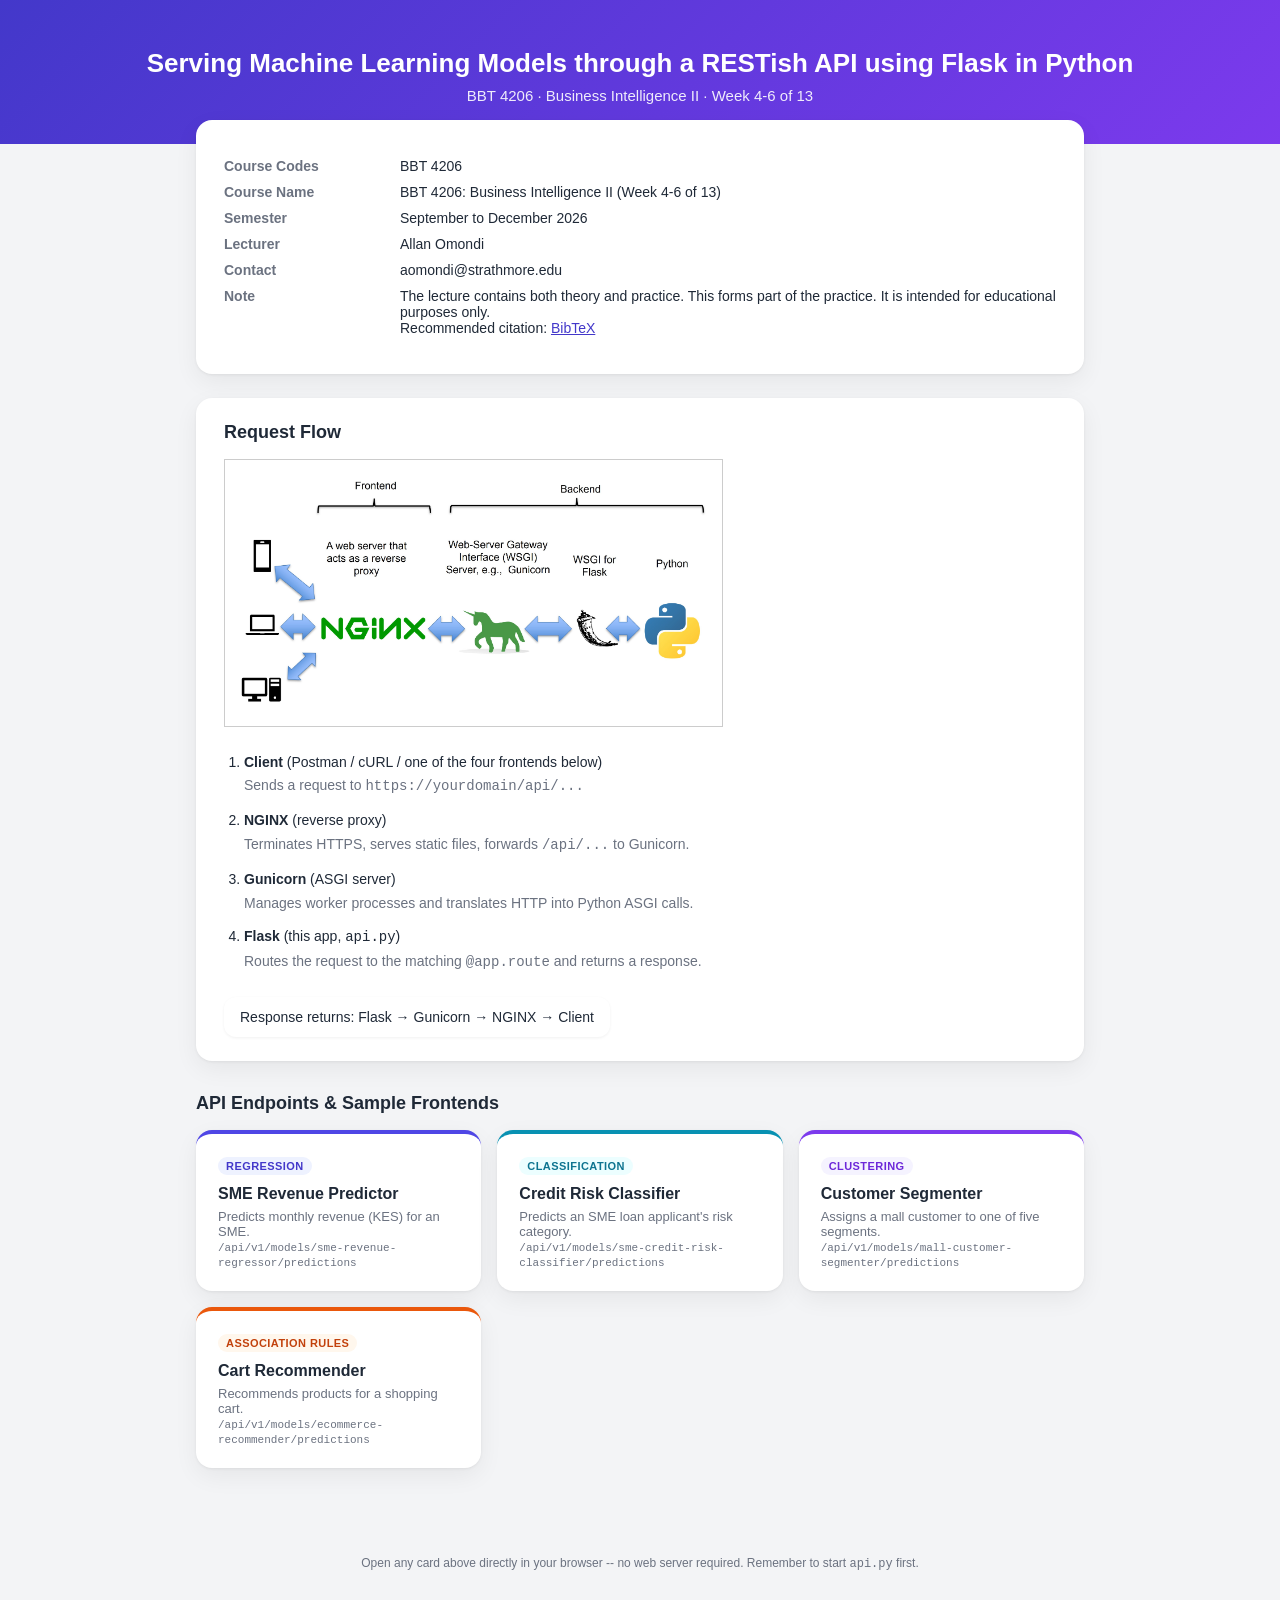
<file: classfrontend/index.html>
<!DOCTYPE html>
<html lang="en">
<head>
<meta charset="UTF-8">
<meta name="viewport" content="width=device-width, initial-scale=1.0">
<title>Serving ML Models</title>
<style>
  :root {
    --bg: #f3f4f6;
    --card: #ffffff;
    --text: #1f2937;
    --muted: #6b7280;
    --border: #e5e7eb;
    --accent: #4338ca;
  }
  * { box-sizing: border-box; }
  body {
    margin: 0;
    font-family: -apple-system, BlinkMacSystemFont, "Segoe UI", Roboto, Arial, sans-serif;
    background: var(--bg);
    color: var(--text);
  }
  header {
    background: linear-gradient(135deg, #4338ca, #7c3aed);
    color: #fff;
    padding: 48px 16px 40px;
    text-align: center;
  }
  header h1 { margin: 0 0 8px; font-size: 26px; }
  header p { margin: 0; opacity: 0.9; font-size: 15px; }
  main { max-width: 920px; margin: -24px auto 64px; padding: 0 16px; }

  .info-card {
    background: var(--card);
    border-radius: 16px;
    box-shadow: 0 1px 3px rgba(0,0,0,0.06), 0 8px 24px rgba(0,0,0,0.06);
    padding: 24px 28px;
    margin-bottom: 24px;
  }
  .info-grid {
    display: grid;
    grid-template-columns: 160px 1fr;
    row-gap: 10px;
    column-gap: 16px;
    font-size: 14px;
  }
  .info-grid dt { font-weight: 600; color: var(--muted); }
  .info-grid dd { margin: 0; }
  .info-card a { color: var(--accent); }

  h2 { font-size: 18px; margin: 32px 0 16px; }

  .flow-steps { padding-left: 20px; font-size: 14px; line-height: 1.7; }
  .flow-steps li { margin-bottom: 10px; }
  .flow-arrow {
    background: var(--card);
    border-radius: 12px;
    padding: 12px 16px;
    font-size: 14px;
    display: inline-block;
    margin-top: 8px;
    box-shadow: 0 1px 3px rgba(0,0,0,0.06);
  }

  .endpoint-grid {
    display: grid;
    grid-template-columns: repeat(auto-fit, minmax(220px, 1fr));
    gap: 16px;
  }
  .endpoint-card {
    background: var(--card);
    border-radius: 16px;
    box-shadow: 0 1px 3px rgba(0,0,0,0.06), 0 8px 24px rgba(0,0,0,0.06);
    padding: 22px;
    text-decoration: none;
    color: var(--text);
    display: block;
    transition: transform 0.15s ease, box-shadow 0.15s ease;
    border-top: 4px solid var(--dot);
  }
  .endpoint-card:hover {
    transform: translateY(-3px);
    box-shadow: 0 4px 10px rgba(0,0,0,0.08), 0 12px 28px rgba(0,0,0,0.10);
  }
  .endpoint-card .tag {
    display: inline-block;
    font-size: 11px;
    font-weight: 700;
    letter-spacing: 0.04em;
    text-transform: uppercase;
    padding: 3px 8px;
    border-radius: 999px;
    margin-bottom: 10px;
  }
  .endpoint-card h3 { margin: 0 0 6px; font-size: 16px; }
  .endpoint-card p { margin: 0; font-size: 13px; color: var(--muted); }
  .endpoint-card code { font-size: 11px; color: var(--muted); }

  .c1 { --dot: #4f46e5; } .c1 .tag { background: #eef2ff; color: #4338ca; }
  .c2 { --dot: #0891b2; } .c2 .tag { background: #ecfeff; color: #0e7490; }
  .c3 { --dot: #7c3aed; } .c3 .tag { background: #f5f3ff; color: #6d28d9; }
  .c4 { --dot: #ea580c; } .c4 .tag { background: #fff7ed; color: #c2410c; }

  footer { text-align: center; font-size: 12px; color: var(--muted); padding: 24px 16px 48px; }
</style>
</head>
<body>

<header>
  <h1>Serving Machine Learning Models through a RESTish API using Flask in Python</h1>
  <p>BBT 4206 &middot; Business Intelligence II &middot; Week 4-6 of 13</p>
</header>

<main>
  <div class="info-card">
    <dl class="info-grid">
      <dt>Course Codes</dt><dd>BBT 4206</dd>
      <dt>Course Name</dt><dd>BBT 4206: Business Intelligence II (Week 4-6 of 13)</dd>
      <dt>Semester</dt><dd>September to December 2026</dd>
      <dt>Lecturer</dt><dd>Allan Omondi</dd>
      <dt>Contact</dt><dd>aomondi@strathmore.edu</dd>
      <dt>Note</dt>
      <dd>
        The lecture contains both theory and practice. This forms part of the practice.
        It is intended for educational purposes only.<br>
        Recommended citation:
        <a href="https://raw.githubusercontent.com/course-files/ServingMLModels/refs/heads/main/RecommendedCitation.bib" target="_blank">BibTeX</a>
      </dd>
    </dl>
  </div>

  <div class="info-card">
    <h2 style="margin-top:0;">Request Flow</h2>
    <img src="RequestFlow.jpg" alt="Request Flow Diagram" style="display:block; background:#fff; padding:16px; border:1px solid #ccc; max-width:60%; margin-bottom:24px;">
    <ol class="flow-steps">
      <li><strong>Client</strong> (Postman / cURL / one of the four frontends below)
        <div style="color:var(--muted);">Sends a request to <code>https://yourdomain/api/...</code></div>
      </li>
      <li><strong>NGINX</strong> (reverse proxy)
        <div style="color:var(--muted);">Terminates HTTPS, serves static files, forwards <code>/api/...</code> to Gunicorn.</div>
      </li>
      <li><strong>Gunicorn</strong> (ASGI server)
        <div style="color:var(--muted);">Manages worker processes and translates HTTP into Python ASGI calls.</div>
      </li>
      <li><strong>Flask</strong> (this app, <code>api.py</code>)
        <div style="color:var(--muted);">Routes the request to the matching <code>@app.route</code> and returns a response.</div>
      </li>
    </ol>
    <span class="flow-arrow">Response returns: Flask &rarr; Gunicorn &rarr; NGINX &rarr; Client</span>
  </div>

  <h2>API Endpoints &amp; Sample Frontends</h2>
  <div class="endpoint-grid">
    <a class="endpoint-card c1" href="sme_revenue_regressor.html">
      <span class="tag">Regression</span>
      <h3>SME Revenue Predictor</h3>
      <p>Predicts monthly revenue (KES) for an SME.</p>
      <p><code>/api/v1/models/sme-revenue-regressor/predictions</code></p>
    </a>
    <a class="endpoint-card c2" href="sme_credit_risk_classifier.html">
      <span class="tag">Classification</span>
      <h3>Credit Risk Classifier</h3>
      <p>Predicts an SME loan applicant's risk category.</p>
      <p><code>/api/v1/models/sme-credit-risk-classifier/predictions</code></p>
    </a>
    <a class="endpoint-card c3" href="mall_customer_segmenter.html">
      <span class="tag">Clustering</span>
      <h3>Customer Segmenter</h3>
      <p>Assigns a mall customer to one of five segments.</p>
      <p><code>/api/v1/models/mall-customer-segmenter/predictions</code></p>
    </a>
    <a class="endpoint-card c4" href="ecommerce_recommender.html">
      <span class="tag">Association Rules</span>
      <h3>Cart Recommender</h3>
      <p>Recommends products for a shopping cart.</p>
      <p><code>/api/v1/models/ecommerce-recommender/predictions</code></p>
    </a>
  </div>
</main>

<footer>Open any card above directly in your browser -- no web server required. Remember to start <code>api.py</code> first.</footer>

</body>
</html>
</file>
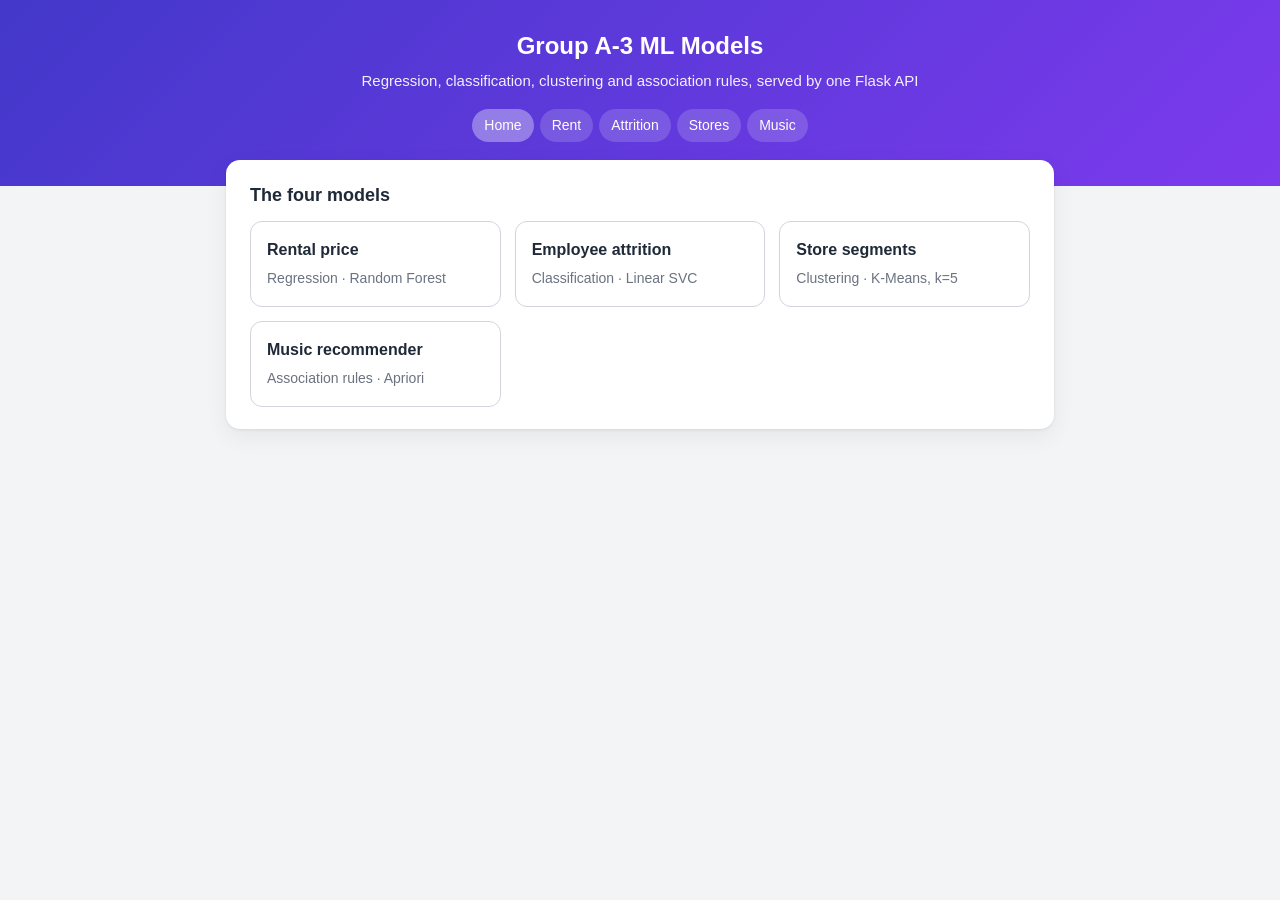
<file: frontend/index.html>
<!DOCTYPE html>

<html lang="en">
<head>
<meta charset="UTF-8">
<meta name="viewport" content="width=device-width, initial-scale=1.0">
<title>Group A-3 ML Models | Group A-3 ML</title>
<link rel="stylesheet" href="style.css">
</head>
<body>
<header>
<h1>Group A-3 ML Models</h1>
<p>Regression, classification, clustering and association rules, served by one Flask API</p>
<nav><a href="index.html" class="active">Home</a><a href="rental.html">Rent</a><a href="attrition.html">Attrition</a><a href="stores.html">Stores</a><a href="music.html">Music</a></nav>
</header>
<main>
<div class="card">
<h2>The four models</h2>
<div class="grid" style="margin-top:12px">
<a class="tile" href="rental.html"><b>Rental price</b><span class="muted">Regression &middot; Random Forest</span></a>
<a class="tile" href="attrition.html"><b>Employee attrition</b><span class="muted">Classification &middot; Linear SVC</span></a>
<a class="tile" href="stores.html"><b>Store segments</b><span class="muted">Clustering &middot; K-Means, k=5</span></a>
<a class="tile" href="music.html"><b>Music recommender</b><span class="muted">Association rules &middot; Apriori</span></a>
</div>
</div>
</main>
<script src="app.js"></script>
</body>
</html>
</file>
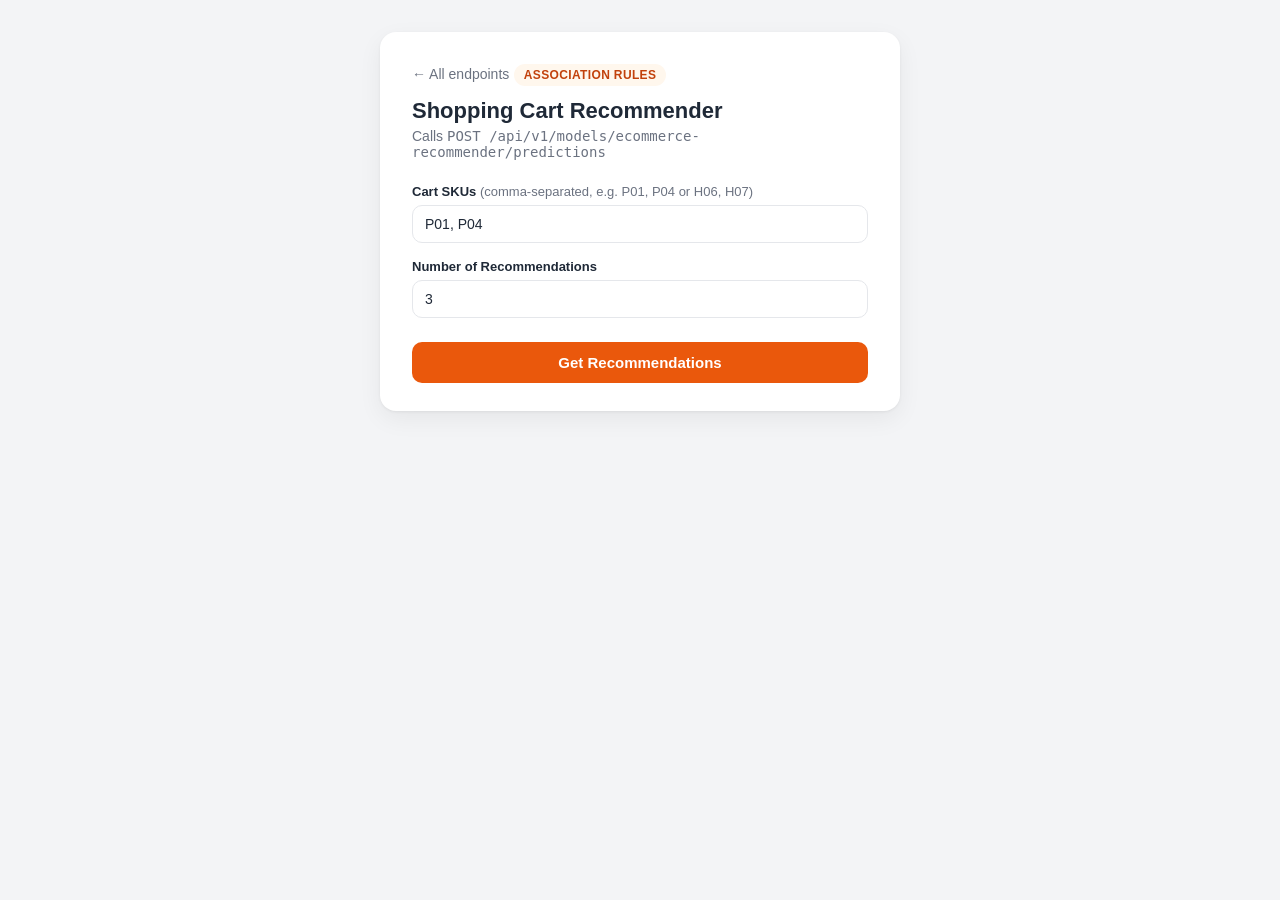
<file: classfrontend/ecommerce_recommender.html>
<!DOCTYPE html>
<html lang="en">
<head>
<meta charset="UTF-8">
<meta name="viewport" content="width=device-width, initial-scale=1.0">
<title>E-Commerce Recommender</title>
<style>
  :root {
    --accent: #ea580c;
    --accent-dark: #c2410c;
    --bg: #f3f4f6;
    --card: #ffffff;
    --text: #1f2937;
    --muted: #6b7280;
    --border: #e5e7eb;
    --ok-bg: #fff7ed;
    --err-bg: #fef2f2;
    --err-text: #b91c1c;
  }
  * { box-sizing: border-box; }
  body {
    margin: 0;
    font-family: -apple-system, BlinkMacSystemFont, "Segoe UI", Roboto, Arial, sans-serif;
    background: var(--bg);
    color: var(--text);
    display: flex;
    justify-content: center;
    padding: 32px 16px 64px;
  }
  .card {
    background: var(--card);
    border-radius: 16px;
    box-shadow: 0 1px 3px rgba(0,0,0,0.06), 0 8px 24px rgba(0,0,0,0.06);
    max-width: 520px;
    width: 100%;
    padding: 32px 32px 28px;
  }
  .back-link { display: inline-block; margin-bottom: 16px; color: var(--muted); text-decoration: none; font-size: 14px; }
  .back-link:hover { color: var(--accent); }
  .badge {
    display: inline-block; background: var(--ok-bg); color: var(--accent-dark);
    font-size: 12px; font-weight: 600; letter-spacing: 0.03em; text-transform: uppercase;
    padding: 4px 10px; border-radius: 999px; margin-bottom: 10px;
  }
  h1 { font-size: 22px; margin: 0 0 4px; }
  p.lead { color: var(--muted); font-size: 14px; margin: 0 0 24px; }
  label { display: block; font-size: 13px; font-weight: 600; margin: 16px 0 6px; }
  label .hint { font-weight: 400; color: var(--muted); }
  input {
    width: 100%; padding: 10px 12px; border: 1px solid var(--border);
    border-radius: 10px; font-size: 14px; background: #fff; color: var(--text);
  }
  input:focus {
    outline: none; border-color: var(--accent); box-shadow: 0 0 0 3px rgba(234,88,12,0.15);
  }
  button {
    width: 100%; margin-top: 24px; padding: 12px 16px; background: var(--accent);
    color: #fff; border: none; border-radius: 10px; font-size: 15px; font-weight: 600;
    cursor: pointer; transition: background 0.15s ease;
  }
  button:hover { background: var(--accent-dark); }
  button:disabled { background: #fdba74; cursor: default; }
  #result { margin-top: 20px; padding: 16px; border-radius: 10px; font-size: 14px; display: none; }
  #result.show { display: block; }
  #result.ok { background: var(--ok-bg); color: var(--accent-dark); }
  #result.err { background: var(--err-bg); color: var(--err-text); }
  ul.recs { list-style: none; margin: 10px 0 0; padding: 0; }
  ul.recs li {
    padding: 8px 0; border-bottom: 1px solid var(--border);
    display: flex; justify-content: space-between; font-size: 14px;
  }
  ul.recs li:last-child { border-bottom: none; }
  ul.recs .meta { color: var(--muted); font-size: 12px; }
</style>
</head>
<body>
  <div class="card">
    <a class="back-link" href="index.html">&larr; All endpoints</a>
    <span class="badge">Association Rules</span>
    <h1>Shopping Cart Recommender</h1>
    <p class="lead">Calls <code>POST /api/v1/models/ecommerce-recommender/predictions</code></p>

    <form id="predictForm">
      <label for="cart">Cart SKUs <span class="hint">(comma-separated, e.g. P01, P04 or H06, H07)</span></label>
      <input type="text" id="cart" value="P01, P04" required>

      <label for="top_n">Number of Recommendations</label>
      <input type="number" id="top_n" value="3" min="1" max="10" required>

      <button type="submit" id="submitBtn">Get Recommendations</button>
    </form>

    <div id="result"></div>
  </div>

<script>
  const protocol = window.location.protocol;                 // "http:", "https:", or "file:"
  const hostname = window.location.hostname || "127.0.0.1";  // hostname is "" for a file:// page
  const isSecure = protocol === "https:";

  const API_ORIGIN = `${isSecure ? "https" : "http"}://${hostname}:${isSecure ? "443" : "5000"}`;
  const API_URL = `${API_ORIGIN}/api/v1/models/ecommerce-recommender/predictions`;

  // const API_URL = "http://127.0.0.1:5000/api/v1/models/ecommerce-recommender/predictions";

  document.getElementById("predictForm").addEventListener("submit", async function (e) {
    e.preventDefault();
    const submitBtn = document.getElementById("submitBtn");
    const result = document.getElementById("result");

    const cartSkus = document.getElementById("cart").value
      .split(",")
      .map(s => s.trim())
      .filter(s => s.length > 0);

    const payload = {
      cart: cartSkus,
      top_n: parseInt(document.getElementById("top_n").value),
    };

    submitBtn.disabled = true;
    submitBtn.textContent = "Fetching...";
    result.className = "";

    try {
      const response = await fetch(API_URL, {
        method: "POST",
        headers: { "Content-Type": "application/json" },
        body: JSON.stringify(payload),
      });
      if (!response.ok) {
        const text = await response.text();
        throw new Error(`Server responded ${response.status}: ${text.slice(0, 200)}`);
      }
      const data = await response.json();

      if (data.recommendations.length === 0) {
        result.className = "show ok";
        result.innerHTML = `Model: ${data.model}<br><br>No rules matched this cart -- try a different SKU combination.`;
      } else {
        const items = data.recommendations.map(r => `
          <li>
            <span>${r.product_name} <span class="meta">(${r.sku})</span></span>
            <span class="meta">conf ${r.confidence} &middot; lift ${r.lift}</span>
          </li>`).join("");
        result.className = "show ok";
        result.innerHTML = `Model: ${data.model}<ul class="recs">${items}</ul>`;
      }
    } catch (err) {
      result.className = "show err";
      result.textContent = "Request failed: " + err.message +
        " (is api.py running on http://127.0.0.1:5000 ?)";
    } finally {
      submitBtn.disabled = false;
      submitBtn.textContent = "Get Recommendations";
    }
  });
</script>
</body>
</html>
</file>
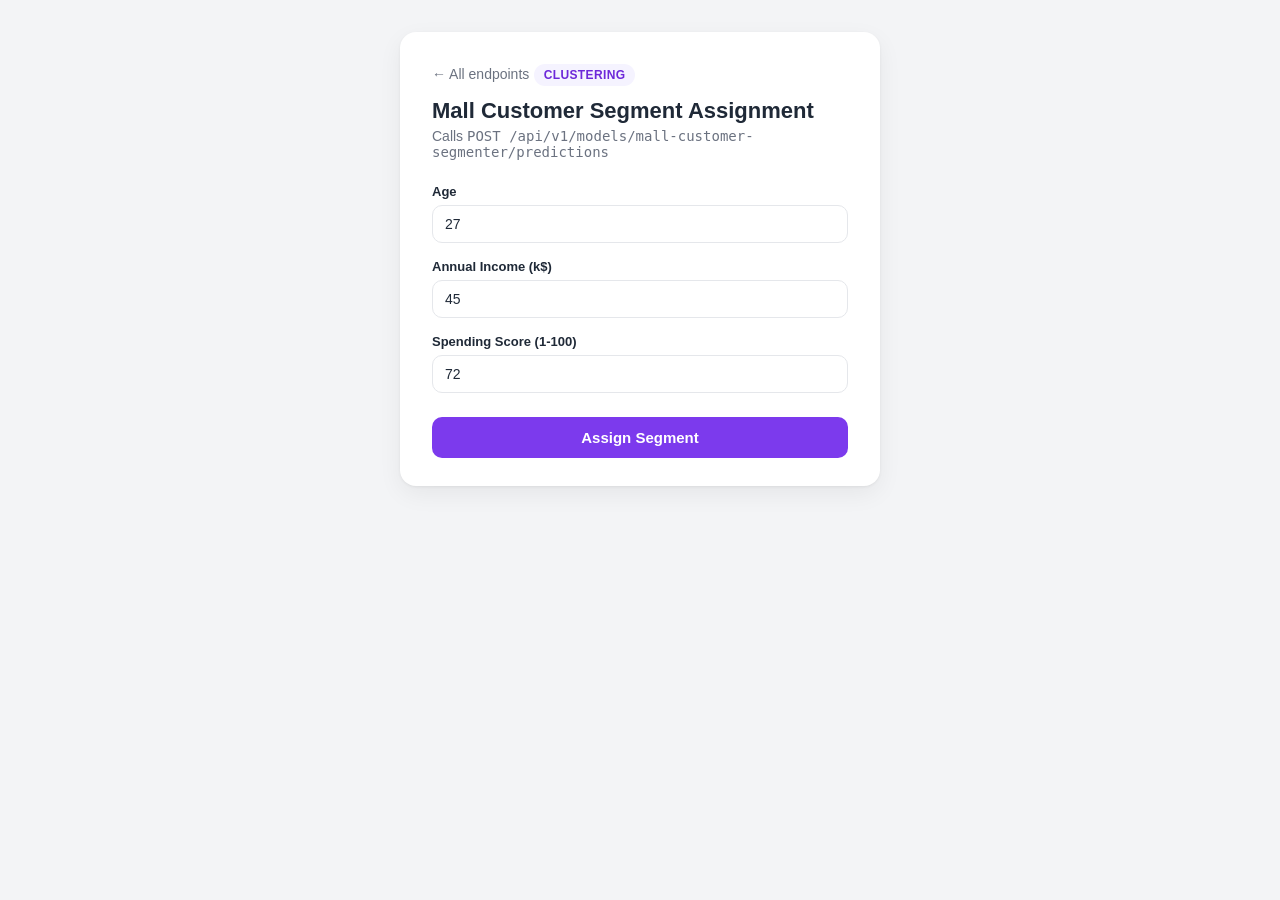
<file: classfrontend/mall_customer_segmenter.html>
<!DOCTYPE html>
<html lang="en">
<head>
<meta charset="UTF-8">
<meta name="viewport" content="width=device-width, initial-scale=1.0">
<title>Mall Customer Segmenter</title>
<style>
  :root {
    --accent: #7c3aed;
    --accent-dark: #6d28d9;
    --bg: #f3f4f6;
    --card: #ffffff;
    --text: #1f2937;
    --muted: #6b7280;
    --border: #e5e7eb;
    --ok-bg: #f5f3ff;
    --err-bg: #fef2f2;
    --err-text: #b91c1c;
  }
  * { box-sizing: border-box; }
  body {
    margin: 0;
    font-family: -apple-system, BlinkMacSystemFont, "Segoe UI", Roboto, Arial, sans-serif;
    background: var(--bg);
    color: var(--text);
    display: flex;
    justify-content: center;
    padding: 32px 16px 64px;
  }
  .card {
    background: var(--card);
    border-radius: 16px;
    box-shadow: 0 1px 3px rgba(0,0,0,0.06), 0 8px 24px rgba(0,0,0,0.06);
    max-width: 480px;
    width: 100%;
    padding: 32px 32px 28px;
  }
  .back-link { display: inline-block; margin-bottom: 16px; color: var(--muted); text-decoration: none; font-size: 14px; }
  .back-link:hover { color: var(--accent); }
  .badge {
    display: inline-block; background: var(--ok-bg); color: var(--accent-dark);
    font-size: 12px; font-weight: 600; letter-spacing: 0.03em; text-transform: uppercase;
    padding: 4px 10px; border-radius: 999px; margin-bottom: 10px;
  }
  h1 { font-size: 22px; margin: 0 0 4px; }
  p.lead { color: var(--muted); font-size: 14px; margin: 0 0 24px; }
  label { display: block; font-size: 13px; font-weight: 600; margin: 16px 0 6px; }
  input {
    width: 100%; padding: 10px 12px; border: 1px solid var(--border);
    border-radius: 10px; font-size: 14px; background: #fff; color: var(--text);
  }
  input:focus {
    outline: none; border-color: var(--accent); box-shadow: 0 0 0 3px rgba(124,58,237,0.15);
  }
  button {
    width: 100%; margin-top: 24px; padding: 12px 16px; background: var(--accent);
    color: #fff; border: none; border-radius: 10px; font-size: 15px; font-weight: 600;
    cursor: pointer; transition: background 0.15s ease;
  }
  button:hover { background: var(--accent-dark); }
  button:disabled { background: #c4b5fd; cursor: default; }

  /* ---- Result panel ---- */
  #result { margin-top: 20px; padding: 16px; border-radius: 10px; font-size: 14px; display: none; }
  #result.show { display: block; }
  #result.ok { background: var(--ok-bg); color: var(--accent-dark); }
  #result.err { background: var(--err-bg); color: var(--err-text); }
  #result .figure { font-size: 22px; font-weight: 700; margin-top: 4px; margin-bottom: 4px; }
  #result .model-line { font-size: 12px; color: var(--muted); }

  /* ---- Segment profile cards (revealed only after a prediction) ---- */
  .segment-profiles {
    display: flex;
    flex-direction: column;
    gap: 8px;
    margin-top: 16px;
  }
  .segment-row {
    position: relative;
    display: grid;
    grid-template-columns: 28px 1fr;
    gap: 10px;
    align-items: start;
    padding: 10px 40px 10px 12px;
    border: 1px solid var(--border);
    border-radius: 10px;
    background: #fff;
    opacity: 0.55;
    transition: opacity 0.15s ease, border-color 0.15s ease, box-shadow 0.15s ease;
  }
  .segment-row .cluster-id {
    width: 28px;
    height: 28px;
    border-radius: 50%;
    background: #ede9fe;
    color: var(--accent-dark);
    font-weight: 700;
    font-size: 13px;
    display: flex;
    align-items: center;
    justify-content: center;
  }
  .segment-row .name { font-weight: 600; font-size: 13.5px; }
  .segment-row .stats {
    font-size: 12px;
    color: var(--muted);
    margin-top: 2px;
  }
  .segment-row.matched {
    opacity: 1;
    border-color: var(--accent);
    box-shadow: 0 0 0 3px rgba(124,58,237,0.15);
    background: #faf9ff;
  }
  .segment-row.matched .cluster-id {
    background: var(--accent);
    color: #fff;
  }
  .segment-row.matched::after {
    content: "Assigned";
    position: absolute;
    top: 10px;
    right: 10px;
    font-size: 10px;
    font-weight: 700;
    letter-spacing: 0.03em;
    text-transform: uppercase;
    color: #fff;
    background: var(--accent);
    padding: 3px 8px;
    border-radius: 999px;
    line-height: 1;
  }
</style>
</head>
<body>
  <div class="card">
    <a class="back-link" href="index.html">&larr; All endpoints</a>
    <span class="badge">Clustering</span>
    <h1>Mall Customer Segment Assignment</h1>
    <p class="lead">Calls <code>POST /api/v1/models/mall-customer-segmenter/predictions</code></p>

    <form id="predictForm">
      <label for="age">Age</label>
      <input type="number" id="age" value="27" required>

      <label for="income">Annual Income (k$)</label>
      <input type="number" id="income" value="45" required>

      <label for="spending">Spending Score (1-100)</label>
      <input type="number" id="spending" min="1" max="100" value="72" required>

      <button type="submit" id="submitBtn">Assign Segment</button>
    </form>

    <div id="result"></div>
  </div>

<script>
  const protocol = window.location.protocol;                 // "http:", "https:", or "file:"
  const hostname = window.location.hostname || "127.0.0.1";  // hostname is "" for a file:// page
  const isSecure = protocol === "https:";

  const API_ORIGIN = `${isSecure ? "https" : "http"}://${hostname}:${isSecure ? "443" : "5000"}`;
  const API_URL = `${API_ORIGIN}/api/v1/models/mall-customer-segmenter/predictions`;

  // const API_URL = "http://127.0.0.1:5000/api/v1/models/mall-customer-segmenter/predictions";

  // Business-facing profile for each cluster id the K-Means model can
  // return. This is reference material for a decision maker, so it only
  // appears once a prediction has actually run -- shown here, not buried
  // in the form, and with the matching cluster visually picked out.
  const SEGMENT_PROFILES = {
    0: { name: "Premium targets", stats: "Young (~33) &middot; High income &middot; High spending",
         note: "Young, affluent, high spenders" },
    1: { name: "Average, mature customers", stats: "Older (~56) &middot; Mid income &middot; Mid spending",
         note: "Steady, middle-of-the-road behavior" },
    2: { name: "High income, low engagement", stats: "Middle-aged (~40) &middot; High income &middot; Low spending",
         note: "Affluent but currently untapped" },
    3: { name: "Frugal / budget-conscious", stats: "Older (~46) &middot; Low income &middot; Low spending",
         note: "Price-sensitive, low discretionary spend" },
    4: { name: "Young enthusiastic spenders", stats: "Young (~25) &middot; Low-mid income &middot; High spending",
         note: "High spending relative to income" },
  };

  function renderSegmentProfiles(assignedCluster) {
    const rows = Object.entries(SEGMENT_PROFILES).map(([clusterId, profile]) => {
      const isMatch = Number(clusterId) === assignedCluster;
      return `
        <div class="segment-row${isMatch ? " matched" : ""}">
          <div class="cluster-id">${clusterId}</div>
          <div>
            <div class="name">${profile.name}</div>
            <div class="stats">${profile.stats}</div>
          </div>
        </div>`;
    }).join("");
    return `<div class="segment-profiles">${rows}</div>`;
  }

  document.getElementById("predictForm").addEventListener("submit", async function (e) {
    e.preventDefault();
    const submitBtn = document.getElementById("submitBtn");
    const result = document.getElementById("result");

    // Field names deliberately match the training data's own column names
    // (including the units in the labels) -- the K-Means artifact's scaler
    // was fit on columns named exactly this way.
    const payload = {
      "Age": parseInt(document.getElementById("age").value),
      "Annual Income (k$)": parseFloat(document.getElementById("income").value),
      "Spending Score (1-100)": parseFloat(document.getElementById("spending").value),
    };

    submitBtn.disabled = true;
    submitBtn.textContent = "Assigning...";
    result.className = "";

    try {
      const response = await fetch(API_URL, {
        method: "POST",
        headers: { "Content-Type": "application/json" },
        body: JSON.stringify(payload),
      });
      if (!response.ok) {
        const text = await response.text();
        throw new Error(`Server responded ${response.status}: ${text.slice(0, 200)}`);
      }
      const data = await response.json();
      const profile = SEGMENT_PROFILES[data.assigned_cluster];

      result.className = "show ok";
      result.innerHTML =
        `<div class="model-line">Model: ${data.model}</div>` +
        `<div class="figure">Cluster ${data.assigned_cluster}${profile ? " -- " + profile.name : ""}</div>` +
        (profile ? `<div style="font-size:13px;color:var(--muted);margin-bottom:4px;">${profile.note}</div>` : "") +
        renderSegmentProfiles(data.assigned_cluster);
    } catch (err) {
      result.className = "show err";
      result.textContent = "Request failed: " + err.message +
        ` (is api.py running and reachable at ${API_ORIGIN} ?)`;
    } finally {
      submitBtn.disabled = false;
      submitBtn.textContent = "Assign Segment";
    }
  });
</script>
</body>
</html>
</file>
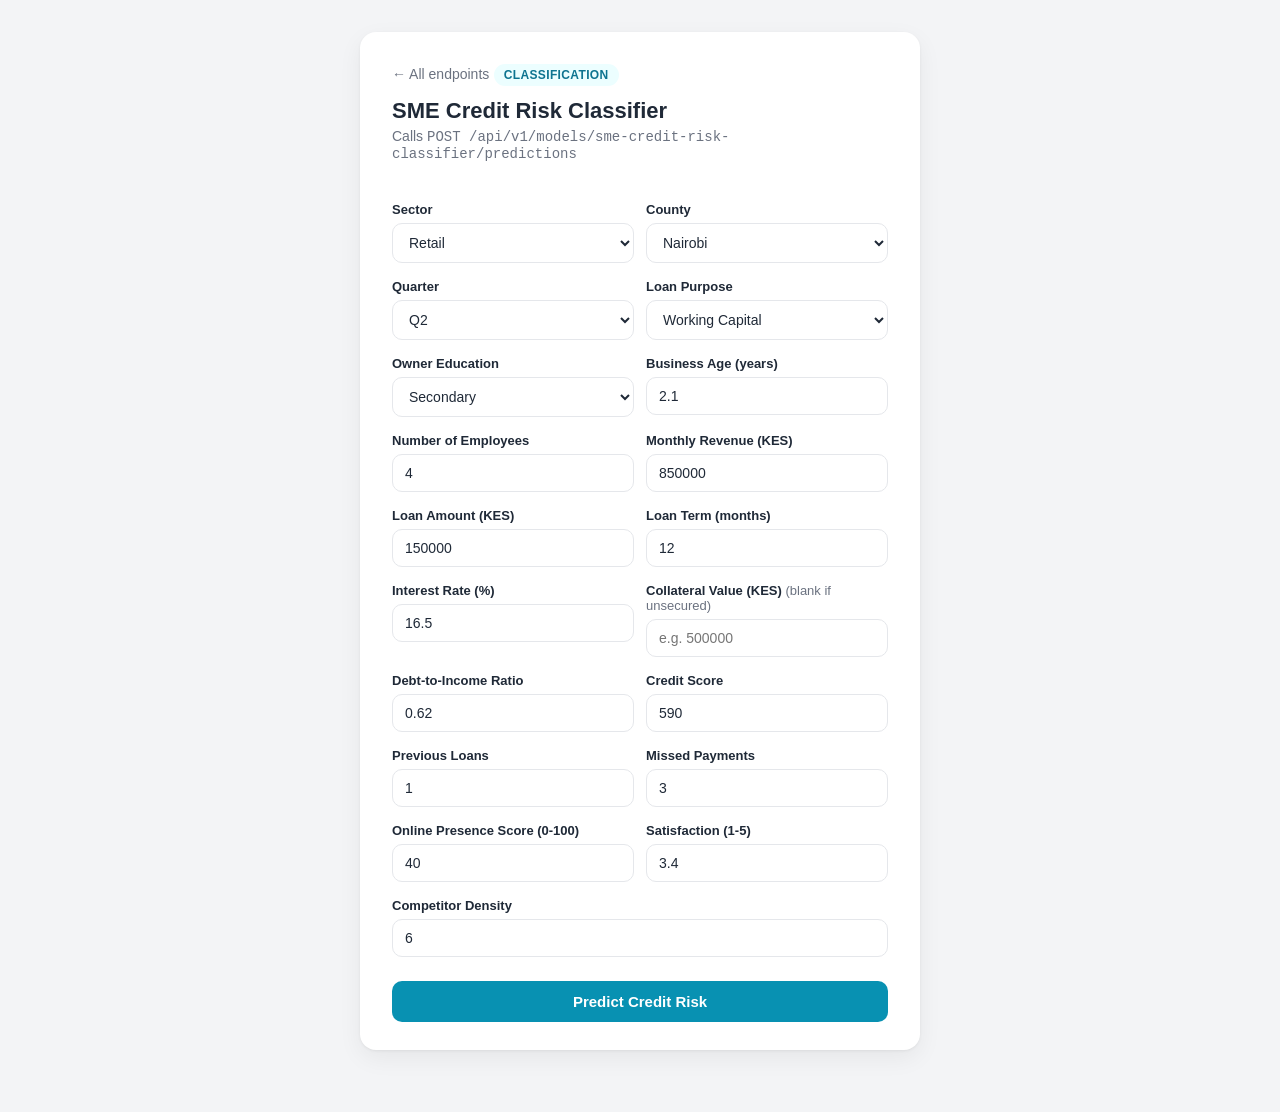
<file: classfrontend/sme_credit_risk_classifier.html>
<!DOCTYPE html>
<html lang="en">
<head>
<meta charset="UTF-8">
<meta name="viewport" content="width=device-width, initial-scale=1.0">
<title>SME Credit Risk Classifier</title>
<style>
  :root {
    --accent: #0891b2;
    --accent-dark: #0e7490;
    --bg: #f3f4f6;
    --card: #ffffff;
    --text: #1f2937;
    --muted: #6b7280;
    --border: #e5e7eb;
    --ok-bg: #ecfeff;
    --err-bg: #fef2f2;
    --err-text: #b91c1c;
  }
  * { box-sizing: border-box; }
  body {
    margin: 0;
    font-family: -apple-system, BlinkMacSystemFont, "Segoe UI", Roboto, Arial, sans-serif;
    background: var(--bg);
    color: var(--text);
    display: flex;
    justify-content: center;
    padding: 32px 16px 64px;
  }
  .card {
    background: var(--card);
    border-radius: 16px;
    box-shadow: 0 1px 3px rgba(0,0,0,0.06), 0 8px 24px rgba(0,0,0,0.06);
    max-width: 560px;
    width: 100%;
    padding: 32px 32px 28px;
  }
  .back-link { display: inline-block; margin-bottom: 16px; color: var(--muted); text-decoration: none; font-size: 14px; }
  .back-link:hover { color: var(--accent); }
  .badge {
    display: inline-block; background: var(--ok-bg); color: var(--accent-dark);
    font-size: 12px; font-weight: 600; letter-spacing: 0.03em; text-transform: uppercase;
    padding: 4px 10px; border-radius: 999px; margin-bottom: 10px;
  }
  h1 { font-size: 22px; margin: 0 0 4px; }
  p.lead { color: var(--muted); font-size: 14px; margin: 0 0 24px; }
  label { display: block; font-size: 13px; font-weight: 600; margin: 16px 0 6px; }
  label .hint { font-weight: 400; color: var(--muted); }
  input, select {
    width: 100%; padding: 10px 12px; border: 1px solid var(--border);
    border-radius: 10px; font-size: 14px; background: #fff; color: var(--text);
  }
  input:focus, select:focus {
    outline: none; border-color: var(--accent); box-shadow: 0 0 0 3px rgba(8,145,178,0.15);
  }
  .row { display: grid; grid-template-columns: 1fr 1fr; gap: 12px; }
  button {
    width: 100%; margin-top: 24px; padding: 12px 16px; background: var(--accent);
    color: #fff; border: none; border-radius: 10px; font-size: 15px; font-weight: 600;
    cursor: pointer; transition: background 0.15s ease;
  }
  button:hover { background: var(--accent-dark); }
  button:disabled { background: #7dd3e8; cursor: default; }
  #result { margin-top: 20px; padding: 16px; border-radius: 10px; font-size: 14px; display: none; }
  #result.show { display: block; }
  #result.ok { background: var(--ok-bg); color: var(--accent-dark); }
  #result.err { background: var(--err-bg); color: var(--err-text); }
  #result .figure { font-size: 22px; font-weight: 700; margin-top: 4px; }
  .prob-bar { display: flex; align-items: center; gap: 8px; margin-top: 6px; font-size: 13px; }
  .prob-bar .track { flex: 1; height: 6px; background: #d1f5fb; border-radius: 3px; overflow: hidden; }
  .prob-bar .fill { height: 100%; background: var(--accent); }
</style>
</head>
<body>
  <div class="card">
    <a class="back-link" href="index.html">&larr; All endpoints</a>
    <span class="badge">Classification</span>
    <h1>SME Credit Risk Classifier</h1>
    <p class="lead">Calls <code>POST /api/v1/models/sme-credit-risk-classifier/predictions</code></p>

    <form id="predictForm">
      <div class="row">
        <div>
          <label for="sector">Sector</label>
          <select id="sector" required>
            <option>Retail</option><option>Hospitality</option><option>Agriculture</option>
            <option>Manufacturing</option><option>Services</option><option>Technology</option>
          </select>
        </div>
        <div>
          <label for="county">County</label>
          <select id="county" required>
            <option>Nairobi</option><option>Mombasa</option><option>Kisumu</option>
            <option>Nakuru</option><option>Eldoret</option><option>Other</option>
          </select>
        </div>
      </div>

      <div class="row">
        <div>
          <label for="quarter">Quarter</label>
          <select id="quarter" required>
            <option>Q1</option><option selected>Q2</option><option>Q3</option><option>Q4</option>
          </select>
        </div>
        <div>
          <label for="loan_purpose">Loan Purpose</label>
          <select id="loan_purpose" required>
            <option>Working Capital</option>
            <option>Equipment Purchase</option>
            <option>Inventory Financing</option>
            <option>Business Expansion</option>
          </select>
        </div>
      </div>

      <div class="row">
        <div>
          <label for="owner_education_level">Owner Education</label>
          <select id="owner_education_level" required>
            <option>Primary</option>
            <option selected>Secondary</option>
            <option>Certificate</option>
            <option>Diploma</option>
            <option>Bachelor's</option>
            <option>Master's</option>
            <option>Doctorate</option>
          </select>
        </div>
        <div>
          <label for="business_age_years">Business Age (years)</label>
          <input type="number" id="business_age_years" step="0.1" value="2.1" required>
        </div>
      </div>

      <div class="row">
        <div>
          <label for="num_employees">Number of Employees</label>
          <input type="number" id="num_employees" value="4" required>
        </div>
        <div>
          <label for="monthly_revenue_kes">Monthly Revenue (KES)</label>
          <input type="number" id="monthly_revenue_kes" value="850000" required>
        </div>
      </div>

      <div class="row">
        <div>
          <label for="loan_amount_kes">Loan Amount (KES)</label>
          <input type="number" id="loan_amount_kes" value="150000" required>
        </div>
        <div>
          <label for="loan_term_months">Loan Term (months)</label>
          <input type="number" id="loan_term_months" value="12" required>
        </div>
      </div>

      <div class="row">
        <div>
          <label for="interest_rate_pct">Interest Rate (%)</label>
          <input type="number" id="interest_rate_pct" step="0.1" value="16.5" required>
        </div>
        <div>
          <label for="collateral_value_kes">Collateral Value (KES) <span class="hint">(blank if unsecured)</span></label>
          <input type="number" id="collateral_value_kes" placeholder="e.g. 500000">
        </div>
      </div>

      <div class="row">
        <div>
          <label for="debt_to_income_ratio">Debt-to-Income Ratio</label>
          <input type="number" id="debt_to_income_ratio" step="0.01" value="0.62" required>
        </div>
        <div>
          <label for="credit_score">Credit Score</label>
          <input type="number" id="credit_score" value="590" required>
        </div>
      </div>

      <div class="row">
        <div>
          <label for="num_previous_loans">Previous Loans</label>
          <input type="number" id="num_previous_loans" value="1" required>
        </div>
        <div>
          <label for="missed_payments_count">Missed Payments</label>
          <input type="number" id="missed_payments_count" value="3" required>
        </div>
      </div>

      <div class="row">
        <div>
          <label for="online_presence_score">Online Presence Score (0-100)</label>
          <input type="number" id="online_presence_score" value="40" required>
        </div>
        <div>
          <label for="customer_satisfaction_score">Satisfaction (1-5)</label>
          <input type="number" id="customer_satisfaction_score" step="0.1" min="1" max="5" value="3.4" required>
        </div>
      </div>

      <label for="competitor_density">Competitor Density</label>
      <input type="number" id="competitor_density" value="6" required>

      <button type="submit" id="submitBtn">Predict Credit Risk</button>
    </form>

    <div id="result"></div>
  </div>

<script>
  const protocol = window.location.protocol;                 // "http:", "https:", or "file:"
  const hostname = window.location.hostname || "127.0.0.1";  // hostname is "" for a file:// page
  const isSecure = protocol === "https:";

  const API_ORIGIN = `${isSecure ? "https" : "http"}://${hostname}:${isSecure ? "443" : "5000"}`;
  const API_URL = `${API_ORIGIN}/api/v1/models/sme-credit-risk-classifier/predictions`;

  // const API_URL = "http://127.0.0.1:5000/api/v1/models/sme-credit-risk-classifier/predictions";

  document.getElementById("predictForm").addEventListener("submit", async function (e) {
    e.preventDefault();
    const submitBtn = document.getElementById("submitBtn");
    const result = document.getElementById("result");

    // A blank collateral field means "unsecured loan" -- send null, not an
    // empty string, exactly what the pipeline's imputer + missingness
    // indicator already expects.
    const collateral = document.getElementById("collateral_value_kes").value;

    const payload = {
      sector: document.getElementById("sector").value,
      county: document.getElementById("county").value,
      quarter: document.getElementById("quarter").value,
      loan_purpose: document.getElementById("loan_purpose").value,
      owner_education_level: document.getElementById("owner_education_level").value,
      business_age_years: parseFloat(document.getElementById("business_age_years").value),
      num_employees: parseInt(document.getElementById("num_employees").value),
      monthly_revenue_kes: parseFloat(document.getElementById("monthly_revenue_kes").value),
      loan_amount_kes: parseFloat(document.getElementById("loan_amount_kes").value),
      loan_term_months: parseInt(document.getElementById("loan_term_months").value),
      interest_rate_pct: parseFloat(document.getElementById("interest_rate_pct").value),
      collateral_value_kes: collateral === "" ? null : parseFloat(collateral),
      debt_to_income_ratio: parseFloat(document.getElementById("debt_to_income_ratio").value),
      credit_score: parseFloat(document.getElementById("credit_score").value),
      num_previous_loans: parseInt(document.getElementById("num_previous_loans").value),
      missed_payments_count: parseInt(document.getElementById("missed_payments_count").value),
      online_presence_score: parseFloat(document.getElementById("online_presence_score").value),
      customer_satisfaction_score: parseFloat(document.getElementById("customer_satisfaction_score").value),
      competitor_density: parseInt(document.getElementById("competitor_density").value),
    };

    submitBtn.disabled = true;
    submitBtn.textContent = "Predicting...";
    result.className = "";

    try {
      const response = await fetch(API_URL, {
        method: "POST",
        headers: { "Content-Type": "application/json" },
        body: JSON.stringify(payload),
      });
      if (!response.ok) {
        const text = await response.text();
        throw new Error(`Server responded ${response.status}: ${text.slice(0, 200)}`);
      }
      const data = await response.json();

      const probRows = Object.entries(data.class_probabilities)
        .sort((a, b) => b[1] - a[1])
        .map(([label, prob]) => `
          <div class="prob-bar">
            <span style="width:64px;">${label}</span>
            <div class="track"><div class="fill" style="width:${(prob * 100).toFixed(0)}%"></div></div>
            <span>${(prob * 100).toFixed(1)}%</span>
          </div>`).join("");

      result.className = "show ok";
      result.innerHTML =
        `Model: ${data.model}` +
        `<div class="figure">${data.predicted_credit_risk_category} risk</div>` +
        probRows;
    } catch (err) {
      result.className = "show err";
      result.textContent = "Request failed: " + err.message +
        " (is api.py running on http://127.0.0.1:5000 ?)";
    } finally {
      submitBtn.disabled = false;
      submitBtn.textContent = "Predict Credit Risk";
    }
  });
</script>
</body>
</html>
</file>
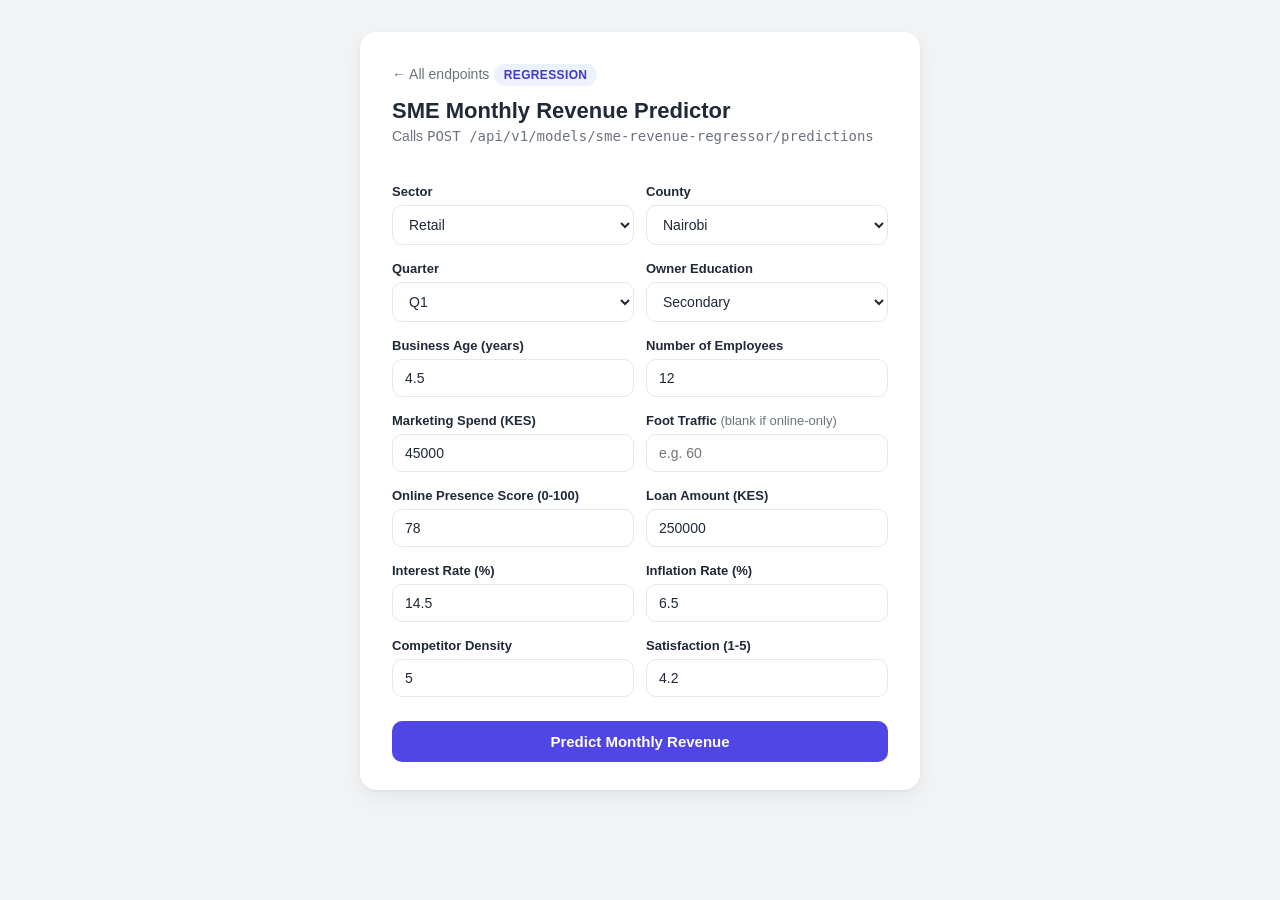
<file: classfrontend/sme_revenue_regressor.html>
<!DOCTYPE html>
<html lang="en">
<head>
<meta charset="UTF-8">
<meta name="viewport" content="width=device-width, initial-scale=1.0">
<title>SME Revenue Regressor</title>
<style>
  :root {
    --accent: #4f46e5;
    --accent-dark: #4338ca;
    --bg: #f3f4f6;
    --card: #ffffff;
    --text: #1f2937;
    --muted: #6b7280;
    --border: #e5e7eb;
    --ok-bg: #eef2ff;
    --err-bg: #fef2f2;
    --err-text: #b91c1c;
  }
  * { box-sizing: border-box; }
  body {
    margin: 0;
    font-family: -apple-system, BlinkMacSystemFont, "Segoe UI", Roboto, Arial, sans-serif;
    background: var(--bg);
    color: var(--text);
    display: flex;
    justify-content: center;
    padding: 32px 16px 64px;
  }
  .card {
    background: var(--card);
    border-radius: 16px;
    box-shadow: 0 1px 3px rgba(0,0,0,0.06), 0 8px 24px rgba(0,0,0,0.06);
    max-width: 560px;
    width: 100%;
    padding: 32px 32px 28px;
  }
  .back-link {
    display: inline-block;
    margin-bottom: 16px;
    color: var(--muted);
    text-decoration: none;
    font-size: 14px;
  }
  .back-link:hover { color: var(--accent); }
  .badge {
    display: inline-block;
    background: var(--ok-bg);
    color: var(--accent-dark);
    font-size: 12px;
    font-weight: 600;
    letter-spacing: 0.03em;
    text-transform: uppercase;
    padding: 4px 10px;
    border-radius: 999px;
    margin-bottom: 10px;
  }
  h1 { font-size: 22px; margin: 0 0 4px; }
  p.lead { color: var(--muted); font-size: 14px; margin: 0 0 24px; }
  label {
    display: block;
    font-size: 13px;
    font-weight: 600;
    margin: 16px 0 6px;
    color: var(--text);
  }
  label .hint { font-weight: 400; color: var(--muted); }
  input, select {
    width: 100%;
    padding: 10px 12px;
    border: 1px solid var(--border);
    border-radius: 10px;
    font-size: 14px;
    background: #fff;
    color: var(--text);
  }
  input:focus, select:focus {
    outline: none;
    border-color: var(--accent);
    box-shadow: 0 0 0 3px rgba(79,70,229,0.15);
  }
  .row { display: grid; grid-template-columns: 1fr 1fr; gap: 12px; }
  button {
    width: 100%;
    margin-top: 24px;
    padding: 12px 16px;
    background: var(--accent);
    color: #fff;
    border: none;
    border-radius: 10px;
    font-size: 15px;
    font-weight: 600;
    cursor: pointer;
    transition: background 0.15s ease;
  }
  button:hover { background: var(--accent-dark); }
  button:disabled { background: #a5a6f6; cursor: default; }
  #result {
    margin-top: 20px;
    padding: 16px;
    border-radius: 10px;
    font-size: 14px;
    display: none;
  }
  #result.show { display: block; }
  #result.ok { background: var(--ok-bg); color: var(--accent-dark); }
  #result.err { background: var(--err-bg); color: var(--err-text); }
  #result .figure { font-size: 22px; font-weight: 700; margin-top: 4px; }
</style>
</head>
<body>
  <div class="card">
    <a class="back-link" href="index.html">&larr; All endpoints</a>
    <span class="badge">Regression</span>
    <h1>SME Monthly Revenue Predictor</h1>
    <p class="lead">Calls <code>POST /api/v1/models/sme-revenue-regressor/predictions</code></p>

    <form id="predictForm">
      <div class="row">
        <div>
          <label for="sector">Sector</label>
          <select id="sector" required>
            <option>Retail</option>
            <option>Hospitality</option>
            <option>Agriculture</option>
            <option>Manufacturing</option>
            <option>Services</option>
            <option>Technology</option>
          </select>
        </div>
        <div>
          <label for="county">County</label>
          <select id="county" required>
            <option>Nairobi</option>
            <option>Mombasa</option>
            <option>Kisumu</option>
            <option>Nakuru</option>
            <option>Eldoret</option>
            <option>Other</option>
          </select>
        </div>
      </div>

      <div class="row">
        <div>
          <label for="quarter">Quarter</label>
          <select id="quarter" required>
            <option>Q1</option><option>Q2</option><option>Q3</option><option>Q4</option>
          </select>
        </div>
        <div>
          <label for="owner_education_level">Owner Education</label>
          <select id="owner_education_level" required>
            <option>Primary</option>
            <option selected>Secondary</option>
            <option>Certificate</option>
            <option>Diploma</option>
            <option>Bachelor's</option>
            <option>Master's</option>
            <option>Doctorate</option>
          </select>
        </div>
      </div>

      <div class="row">
        <div>
          <label for="business_age_years">Business Age (years)</label>
          <input type="number" id="business_age_years" step="0.1" value="4.5" required>
        </div>
        <div>
          <label for="num_employees">Number of Employees</label>
          <input type="number" id="num_employees" value="12" required>
        </div>
      </div>

      <div class="row">
        <div>
          <label for="monthly_marketing_spend_kes">Marketing Spend (KES)</label>
          <input type="number" id="monthly_marketing_spend_kes" value="45000" required>
        </div>
        <div>
          <label for="avg_daily_foot_traffic">Foot Traffic <span class="hint">(blank if online-only)</span></label>
          <input type="number" id="avg_daily_foot_traffic" placeholder="e.g. 60">
        </div>
      </div>

      <div class="row">
        <div>
          <label for="online_presence_score">Online Presence Score (0-100)</label>
          <input type="number" id="online_presence_score" value="78" required>
        </div>
        <div>
          <label for="loan_amount_kes">Loan Amount (KES)</label>
          <input type="number" id="loan_amount_kes" value="250000" required>
        </div>
      </div>

      <div class="row">
        <div>
          <label for="interest_rate_pct">Interest Rate (%)</label>
          <input type="number" id="interest_rate_pct" step="0.1" value="14.5" required>
        </div>
        <div>
          <label for="inflation_rate_pct">Inflation Rate (%)</label>
          <input type="number" id="inflation_rate_pct" step="0.1" value="6.5" required>
        </div>
      </div>

      <div class="row">
        <div>
          <label for="competitor_density">Competitor Density</label>
          <input type="number" id="competitor_density" value="5" required>
        </div>
        <div>
          <label for="customer_satisfaction_score">Satisfaction (1-5)</label>
          <input type="number" id="customer_satisfaction_score" step="0.1" min="1" max="5" value="4.2" required>
        </div>
      </div>

      <button type="submit" id="submitBtn">Predict Monthly Revenue</button>
    </form>

    <div id="result"></div>
  </div>

<script>

  const protocol = window.location.protocol;                 // "http:", "https:", or "file:"
  const hostname = window.location.hostname || "127.0.0.1";  // hostname is "" for a file:// page
  const isSecure = protocol === "https:";

  const API_ORIGIN = `${isSecure ? "https" : "http"}://${hostname}:${isSecure ? "443" : "5000"}`;
  const API_URL = `${API_ORIGIN}/api/v1/models/sme-revenue-regressor/predictions`;

  // const API_URL = "http://127.0.0.1:5000/api/v1/models/sme-revenue-regressor/predictions";

  document.getElementById("predictForm").addEventListener("submit", async function (e) {
    e.preventDefault();
    const submitBtn = document.getElementById("submitBtn");
    const result = document.getElementById("result");

    // A blank foot-traffic field means "not applicable" (e.g. a Technology
    // business) -- send null rather than an empty string, exactly what the
    // pipeline's own imputer already knows how to handle.
    const footTraffic = document.getElementById("avg_daily_foot_traffic").value;

    const payload = {
      sector: document.getElementById("sector").value,
      county: document.getElementById("county").value,
      quarter: document.getElementById("quarter").value,
      owner_education_level: document.getElementById("owner_education_level").value,
      business_age_years: parseFloat(document.getElementById("business_age_years").value),
      num_employees: parseInt(document.getElementById("num_employees").value),
      monthly_marketing_spend_kes: parseFloat(document.getElementById("monthly_marketing_spend_kes").value),
      avg_daily_foot_traffic: footTraffic === "" ? null : parseFloat(footTraffic),
      online_presence_score: parseFloat(document.getElementById("online_presence_score").value),
      loan_amount_kes: parseFloat(document.getElementById("loan_amount_kes").value),
      interest_rate_pct: parseFloat(document.getElementById("interest_rate_pct").value),
      inflation_rate_pct: parseFloat(document.getElementById("inflation_rate_pct").value),
      competitor_density: parseInt(document.getElementById("competitor_density").value),
      customer_satisfaction_score: parseFloat(document.getElementById("customer_satisfaction_score").value),
    };

    submitBtn.disabled = true;
    submitBtn.textContent = "Predicting...";
    result.className = "";

    try {
      const response = await fetch(API_URL, {
        method: "POST",
        headers: { "Content-Type": "application/json" },
        body: JSON.stringify(payload),
      });
      if (!response.ok) {
        const text = await response.text();
        throw new Error(`Server responded ${response.status}: ${text.slice(0, 200)}`);
      }
      const data = await response.json();
      result.className = "show ok";
      result.innerHTML =
        `Model: ${data.model}` +
        `<div class="figure">KES ${Number(data.predicted_monthly_revenue_kes).toLocaleString()}</div>`;
    } catch (err) {
      result.className = "show err";
      result.textContent = "Request failed: " + err.message +
        " (is api.py running on http://127.0.0.1:5000 ?)";
    } finally {
      submitBtn.disabled = false;
      submitBtn.textContent = "Predict Monthly Revenue";
    }
  });
</script>
</body>
</html>
</file>
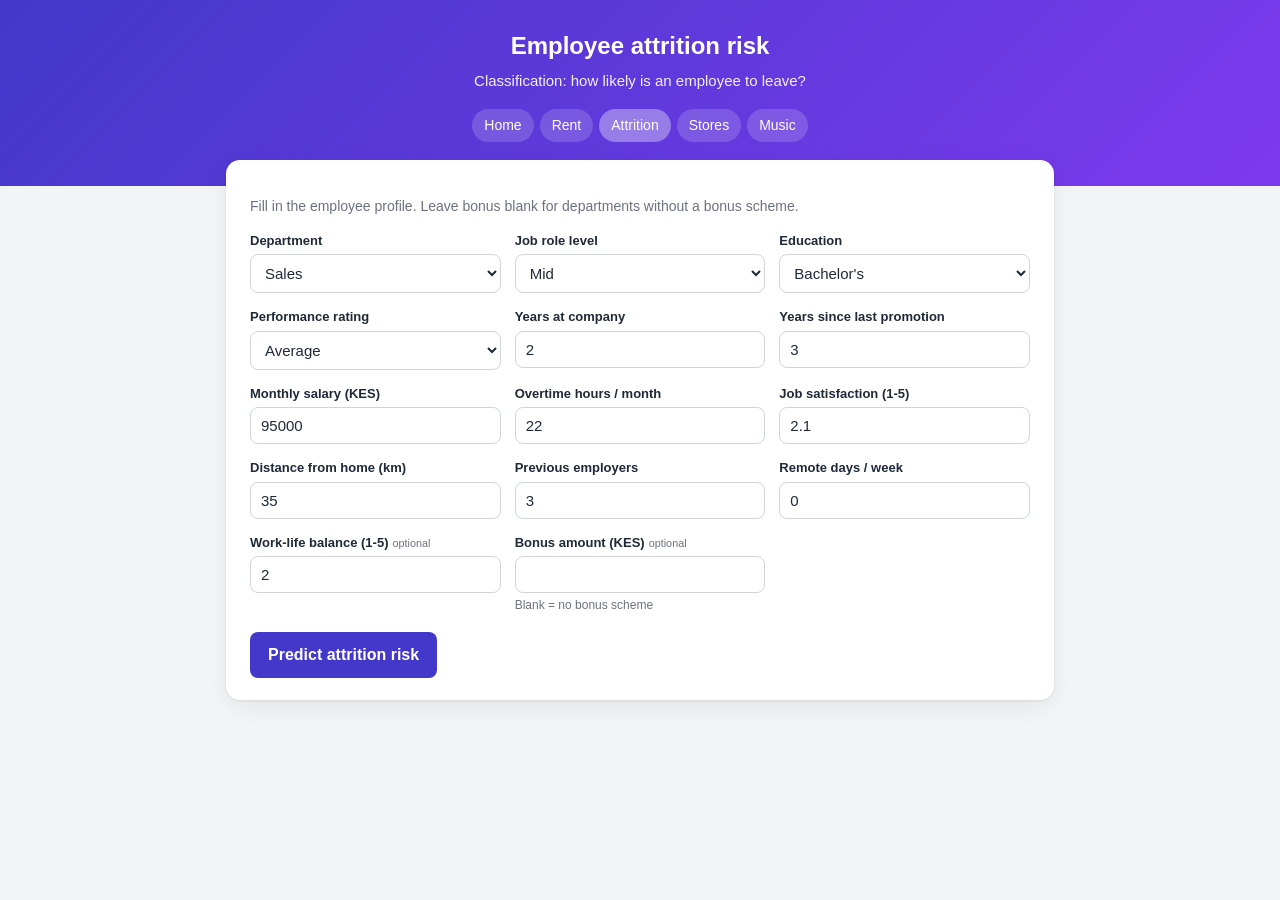
<file: frontend/attrition.html>
<!DOCTYPE html>
<html lang="en">
<head>
<meta charset="UTF-8">
<meta name="viewport" content="width=device-width, initial-scale=1.0">
<title>Employee attrition risk | Group A-3 ML</title>
<link rel="stylesheet" href="style.css">
</head>
<body>
<header>
  <h1>Employee attrition risk</h1>
  <p>Classification: how likely is an employee to leave?</p>
  <nav><a href="index.html">Home</a><a href="rental.html">Rent</a><a href="attrition.html" class="active">Attrition</a><a href="stores.html">Stores</a><a href="music.html">Music</a></nav>
</header>
<main>
  <div class="card">
    <p class="muted">Fill in the employee profile. Leave bonus blank for departments without a bonus scheme.</p>
    <form id="form" novalidate>
      <div class="grid">
        <div class="field"><label for="department">Department</label><select id="department" name="department"><option>Operations</option><option selected>Sales</option><option>Engineering</option><option>HR</option><option>Finance</option></select></div><div class="field"><label for="job_role_level">Job role level</label><select id="job_role_level" name="job_role_level"><option>Junior</option><option selected>Mid</option><option>Senior</option><option>Lead</option></select></div><div class="field"><label for="education_level">Education</label><select id="education_level" name="education_level"><option>Diploma</option><option selected>Bachelor&#x27;s</option><option>Master&#x27;s</option><option>PhD</option></select></div><div class="field"><label for="performance_rating">Performance rating</label><select id="performance_rating" name="performance_rating"><option>Low</option><option selected>Average</option><option>High</option><option>Outstanding</option></select></div><div class="field"><label for="years_at_company">Years at company</label><input id="years_at_company" name="years_at_company" type="number" step="any" min="0" value="2"></div><div class="field"><label for="years_since_last_promotion">Years since last promotion</label><input id="years_since_last_promotion" name="years_since_last_promotion" type="number" step="any" min="0" value="3"></div><div class="field"><label for="monthly_salary_kes">Monthly salary (KES)</label><input id="monthly_salary_kes" name="monthly_salary_kes" type="number" step="any" min="0" value="95000"></div><div class="field"><label for="overtime_hours_per_month">Overtime hours / month</label><input id="overtime_hours_per_month" name="overtime_hours_per_month" type="number" step="any" min="0" value="22"></div><div class="field"><label for="job_satisfaction_score">Job satisfaction (1-5)</label><input id="job_satisfaction_score" name="job_satisfaction_score" type="number" step="any" min="1" max="5" value="2.1"></div><div class="field"><label for="distance_from_home_km">Distance from home (km)</label><input id="distance_from_home_km" name="distance_from_home_km" type="number" step="any" min="0" value="35"></div><div class="field"><label for="num_companies_worked_previously">Previous employers</label><input id="num_companies_worked_previously" name="num_companies_worked_previously" type="number" step="1" data-int min="0" value="3"></div><div class="field"><label for="remote_work_days_per_week">Remote days / week</label><input id="remote_work_days_per_week" name="remote_work_days_per_week" type="number" step="1" data-int min="0" max="5" value="0"></div><div class="field"><label for="work_life_balance_score">Work-life balance (1-5)<small>optional</small></label><input id="work_life_balance_score" name="work_life_balance_score" type="number" step="any" min="1" max="5" data-optional value="2"></div><div class="field"><label for="bonus_amount_kes">Bonus amount (KES)<small>optional</small></label><input id="bonus_amount_kes" name="bonus_amount_kes" type="number" step="any" min="0" data-optional value=""><div class="hint">Blank = no bonus scheme</div></div>
      </div>
      <button type="submit">Predict attrition risk</button>
    </form>
    <div id="result" aria-live="polite"></div>
  </div>
</main>
<script src="app.js"></script>
<script src="attrition.js"></script>
<script>
setupForm("form", "/api/v1/models/employee-attrition-classifier/predictions", (d) => `<div class="big">${d.predicted_attrition === "Yes" ? "Likely to leave" : "Likely to stay"}</div><div>Attrition probability: <b>${(d.attrition_risk_probability * 100).toFixed(1)}%</b></div><div class="muted">A statistical estimate from past patterns, not a verdict on any individual. ${d._ms} ms</div>`);
</script>
</body>
</html>
</file>
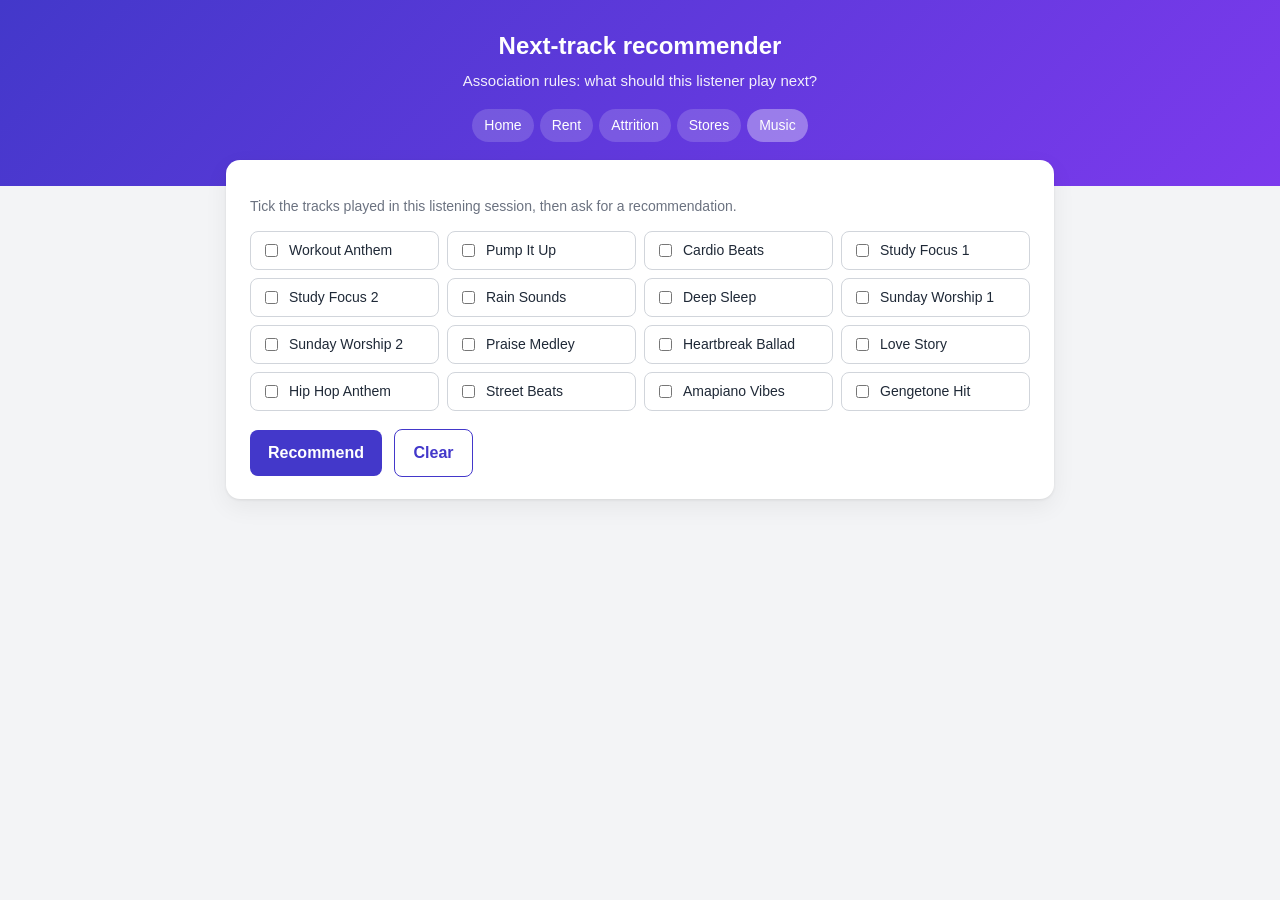
<file: frontend/music.html>
<!DOCTYPE html>
<html lang="en">
<head>
<meta charset="UTF-8">
<meta name="viewport" content="width=device-width, initial-scale=1.0">
<title>Next-track recommender | Group A-3 ML</title>
<link rel="stylesheet" href="style.css">
<style>
  /* Page-specific additions only; everything else comes from the shared style.css. */
  .result.empty { border-left: 4px solid #d97706; }
  .rec { padding: 8px 0; border-bottom: 1px solid var(--border); }
  .rec:last-child { border-bottom: 0; }
</style>
</head>
<body>
<header>
  <h1>Next-track recommender</h1>
  <p>Association rules: what should this listener play next?</p>
  <nav><a href="index.html">Home</a><a href="rental.html">Rent</a><a href="attrition.html">Attrition</a><a href="stores.html">Stores</a><a href="music.html" class="active">Music</a></nav>
</header>
<main>
  <div class="card">
    <p class="muted">Tick the tracks played in this listening session, then ask for a recommendation.</p>
    <form id="form" novalidate>
      <div class="tracks" id="tracks"></div>
      <button type="submit">Recommend</button>
      <button type="button" class="secondary" id="clear">Clear</button>
    </form>
    <div id="result" aria-live="polite"></div>
  </div>
</main>
<script src="app.js"></script>
<script src="music.js"></script>
</body>
</html>
</file>
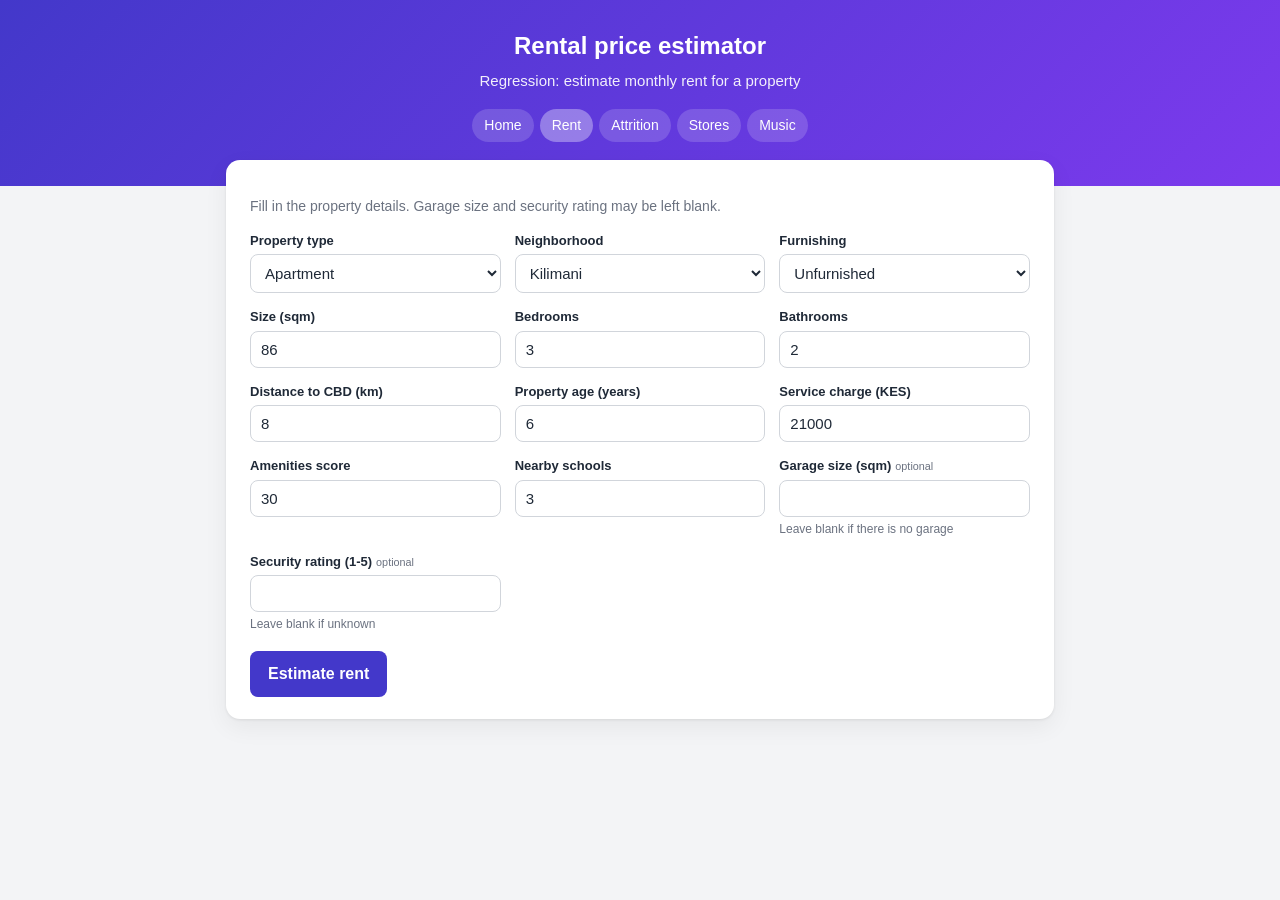
<file: frontend/rental.html>
<!DOCTYPE html>
<html lang="en">
<head>
<meta charset="UTF-8">
<meta name="viewport" content="width=device-width, initial-scale=1.0">
<title>Rental price estimator | Group A-3 ML</title>
<link rel="stylesheet" href="style.css">
</head>
<body>
<header>
  <h1>Rental price estimator</h1>
  <p>Regression: estimate monthly rent for a property</p>
  <nav><a href="index.html">Home</a><a href="rental.html" class="active">Rent</a><a href="attrition.html">Attrition</a><a href="stores.html">Stores</a><a href="music.html">Music</a></nav>
</header>
<main>
  <div class="card">
    <p class="muted">Fill in the property details. Garage size and security rating may be left blank.</p>
    <form id="form" novalidate>
      <div class="grid">
        <div class="field"><label for="property_type">Property type</label><select id="property_type" name="property_type"><option selected>Apartment</option><option>Townhouse</option><option>Maisonette</option><option>Bungalow</option></select></div><div class="field"><label for="neighborhood">Neighborhood</label><select id="neighborhood" name="neighborhood"><option selected>Kilimani</option><option>Ngong Road</option><option>Westlands</option><option>Karen</option><option>Lavington</option><option>Kileleshwa</option><option>South B</option><option>Syokimau</option></select></div><div class="field"><label for="furnishing_status">Furnishing</label><select id="furnishing_status" name="furnishing_status"><option selected>Unfurnished</option><option>Semi-Furnished</option><option>Fully Furnished</option></select></div><div class="field"><label for="size_sqm">Size (sqm)</label><input id="size_sqm" name="size_sqm" type="number" step="any" min="1" value="86"></div><div class="field"><label for="num_bedrooms">Bedrooms</label><input id="num_bedrooms" name="num_bedrooms" type="number" step="1" data-int min="0" value="3"></div><div class="field"><label for="num_bathrooms">Bathrooms</label><input id="num_bathrooms" name="num_bathrooms" type="number" step="1" data-int min="0" value="2"></div><div class="field"><label for="distance_to_cbd_km">Distance to CBD (km)</label><input id="distance_to_cbd_km" name="distance_to_cbd_km" type="number" step="any" min="0" value="8"></div><div class="field"><label for="property_age_years">Property age (years)</label><input id="property_age_years" name="property_age_years" type="number" step="any" min="0" value="6"></div><div class="field"><label for="service_charge_kes">Service charge (KES)</label><input id="service_charge_kes" name="service_charge_kes" type="number" step="any" min="0" value="21000"></div><div class="field"><label for="amenities_score">Amenities score</label><input id="amenities_score" name="amenities_score" type="number" step="any" min="0" value="30"></div><div class="field"><label for="nearby_schools_count">Nearby schools</label><input id="nearby_schools_count" name="nearby_schools_count" type="number" step="1" data-int min="0" value="3"></div><div class="field"><label for="garage_size_sqm">Garage size (sqm)<small>optional</small></label><input id="garage_size_sqm" name="garage_size_sqm" type="number" step="any" min="0" data-optional value=""><div class="hint">Leave blank if there is no garage</div></div><div class="field"><label for="security_rating">Security rating (1-5)<small>optional</small></label><input id="security_rating" name="security_rating" type="number" step="any" min="1" max="5" data-optional value=""><div class="hint">Leave blank if unknown</div></div>
      </div>
      <button type="submit">Estimate rent</button>
    </form>
    <div id="result" aria-live="polite"></div>
  </div>
</main>
<script src="app.js"></script>
<script src="rental.js"></script>
<script>
setupForm("form", "/api/v1/models/rental-price-regressor/predictions", (d) => `<div class="muted">Estimated monthly rent</div><div class="big">KES ${Math.round(d.predicted_monthly_rent_kes).toLocaleString("en-KE")}</div><div class="muted">${esc(d.model)} &middot; ${d._ms} ms</div>`);
</script>
</body>
</html>
</file>
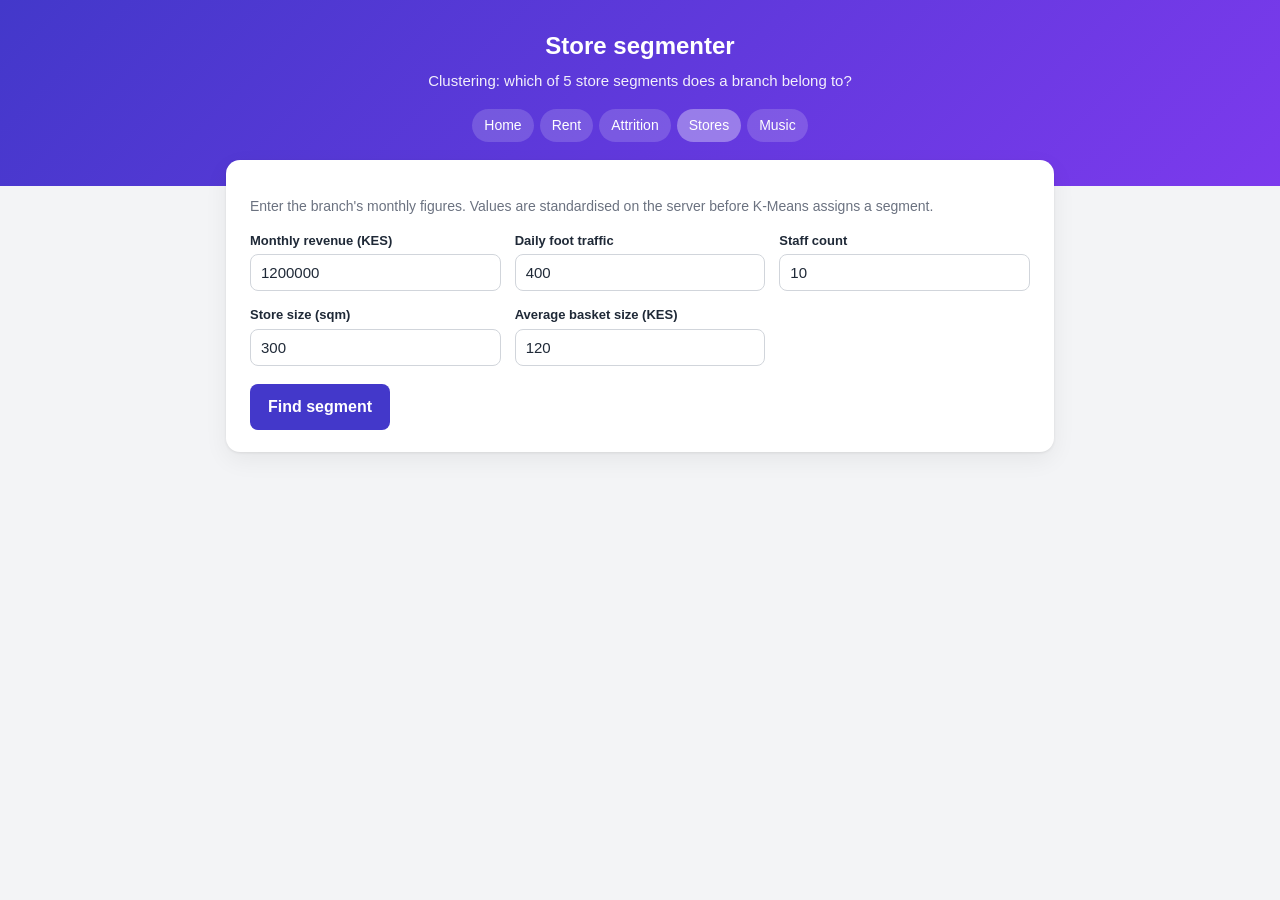
<file: frontend/stores.html>
<!DOCTYPE html>
<html lang="en">
<head>
<meta charset="UTF-8">
<meta name="viewport" content="width=device-width, initial-scale=1.0">
<title>Store segmenter | Group A-3 ML</title>
<link rel="stylesheet" href="style.css">
</head>
<body>
<header>
  <h1>Store segmenter</h1>
  <p>Clustering: which of 5 store segments does a branch belong to?</p>
  <nav><a href="index.html">Home</a><a href="rental.html">Rent</a><a href="attrition.html">Attrition</a><a href="stores.html" class="active">Stores</a><a href="music.html">Music</a></nav>
</header>
<main>
  <div class="card">
    <p class="muted">Enter the branch's monthly figures. Values are standardised on the server before K-Means assigns a segment.</p>
    <form id="form" novalidate>
      <div class="grid">
        <div class="field"><label for="monthly_revenue_kes">Monthly revenue (KES)</label><input id="monthly_revenue_kes" name="monthly_revenue_kes" type="number" step="any" min="0" value="1200000"></div>
          <div class="field"><label for="daily_foot_traffic">Daily foot traffic</label><input id="daily_foot_traffic" name="daily_foot_traffic" type="number" step="any" min="0" value="400"></div>
          <div class="field"><label for="staff_count">Staff count</label><input id="staff_count" name="staff_count" type="number" step="1" data-int min="0" value="10"></div>
          <div class="field"><label for="store_size_sqm">Store size (sqm)</label><input id="store_size_sqm" name="store_size_sqm" type="number" step="any" min="0" value="300"></div>
          <div class="field"><label for="avg_basket_size_kes">Average basket size (KES)</label><input id="avg_basket_size_kes" name="avg_basket_size_kes" type="number" step="any" min="0" value="120"></div>
      </div>
      <button type="submit">Find segment</button>
    </form>
    <div id="result" aria-live="polite"></div>
  </div>
</main>
<script src="app.js"></script>
<script src="stores.js"></script>
<script>
<!--setupForm("form", "/api/v1/models/kmeans-store-segmentation/predictions", (d) => `<div class="muted">Segment ${d.assigned_cluster + 1} of 5</div><div class="big">${esc(d.segment_name)}</div><div class="muted">${esc(d.model)} &middot; ${d._ms} ms</div>`);-->
</script>
</body>
</html>
</file>
<file: frontend/style.css>
:root {
  --bg: #f3f4f6; --card: #ffffff; --text: #1f2937; --muted: #6b7280;
  --border: #d1d5db; --accent: #4338ca; --accent-2: #7c3aed;
  --ok: #047857; --ok-bg: #d1fae5; --bad: #b91c1c; --bad-bg: #fee2e2; --result-bg: #eef2ff;
}
@media (prefers-color-scheme: dark) {
  :root {
    --bg: #111827; --card: #1f2937; --text: #f3f4f6; --muted: #9ca3af;
    --border: #4b5563; --accent: #818cf8; --accent-2: #a78bfa;
    --ok: #6ee7b7; --ok-bg: #064e3b; --bad: #fca5a5; --bad-bg: #7f1d1d; --result-bg: #1e1b4b;
  }
}
* { box-sizing: border-box; }
body { margin: 0; font-family: -apple-system, BlinkMacSystemFont, "Segoe UI", Roboto, Arial, sans-serif;
       background: var(--bg); color: var(--text); line-height: 1.5; }
header { background: linear-gradient(135deg, var(--accent), var(--accent-2)); color: #fff;
         padding: 28px 16px 44px; text-align: center; }
header h1 { margin: 0 0 6px; font-size: 24px; }
header p { margin: 0; opacity: .92; font-size: 15px; }
nav { display: flex; flex-wrap: wrap; gap: 6px; justify-content: center; margin-top: 16px; }
nav a { color: #fff; text-decoration: none; font-size: 14px; padding: 6px 12px; border-radius: 999px;
        background: rgba(255,255,255,.16); }
nav a:hover, nav a.active { background: rgba(255,255,255,.34); }
main { max-width: 860px; margin: -26px auto 56px; padding: 0 16px; }
.card { background: var(--card); border-radius: 14px; padding: 22px 24px; margin-bottom: 20px;
        box-shadow: 0 1px 3px rgba(0,0,0,.08), 0 8px 24px rgba(0,0,0,.06); }
h2 { font-size: 18px; margin: 0 0 6px; }
.muted { color: var(--muted); font-size: 14px; }
.grid { display: grid; grid-template-columns: repeat(auto-fit, minmax(230px, 1fr)); gap: 14px; }
.field label { display: block; font-size: 13px; font-weight: 600; margin-bottom: 4px; }
.field label small { font-weight: 400; color: var(--muted); margin-left: 4px; }
input, select { width: 100%; padding: 9px 10px; font-size: 15px; border: 1px solid var(--border);
                border-radius: 8px; background: var(--card); color: var(--text); }
input:focus, select:focus, button:focus-visible { outline: 2px solid var(--accent); outline-offset: 1px; }
input.bad { border-color: var(--bad); background: var(--bad-bg); }
.hint { font-size: 12px; color: var(--muted); margin-top: 3px; }
button { font: inherit; font-weight: 600; padding: 11px 18px; border: 0; border-radius: 8px;
         background: var(--accent); color: #fff; cursor: pointer; margin-top: 18px; }
button.secondary { background: transparent; color: var(--accent); border: 1px solid var(--accent); margin-left: 8px; }
button:disabled { opacity: .6; cursor: wait; }
.result { background: var(--result-bg); border-radius: 10px; padding: 16px 18px; margin-top: 18px; }
.result .big { font-size: 28px; font-weight: 700; margin: 2px 0; }
.error { background: var(--bad-bg); color: var(--bad); border-radius: 10px; padding: 12px 16px; margin-top: 18px; font-size: 14px; }
.error ul { margin: 6px 0 0; padding-left: 20px; }
.badge { display: inline-block; padding: 3px 10px; border-radius: 999px; font-size: 13px; font-weight: 600; }
.badge.ok { background: var(--ok-bg); color: var(--ok); }
.badge.down { background: var(--bad-bg); color: var(--bad); }
.badge.wait { background: var(--border); color: var(--text); }
.tracks { display: grid; grid-template-columns: repeat(auto-fill, minmax(180px, 1fr)); gap: 8px; }
.track { display: flex; align-items: center; gap: 8px; padding: 8px 10px; border: 1px solid var(--border);
         border-radius: 8px; cursor: pointer; font-size: 14px; }
.track input { width: auto; }
.track:has(input:checked) { border-color: var(--accent); background: var(--result-bg); }
table { width: 100%; border-collapse: collapse; font-size: 14px; }
th, td { text-align: left; padding: 8px 6px; border-bottom: 1px solid var(--border); }
code { font-size: 13px; background: var(--result-bg); padding: 1px 5px; border-radius: 4px; }
a { color: var(--accent); }
.tile { text-decoration: none; color: inherit; border: 1px solid var(--border); border-radius: 12px; padding: 16px; display: block; }
.tile:hover { border-color: var(--accent); }
.tile b { display: block; margin-bottom: 4px; }
</file>
